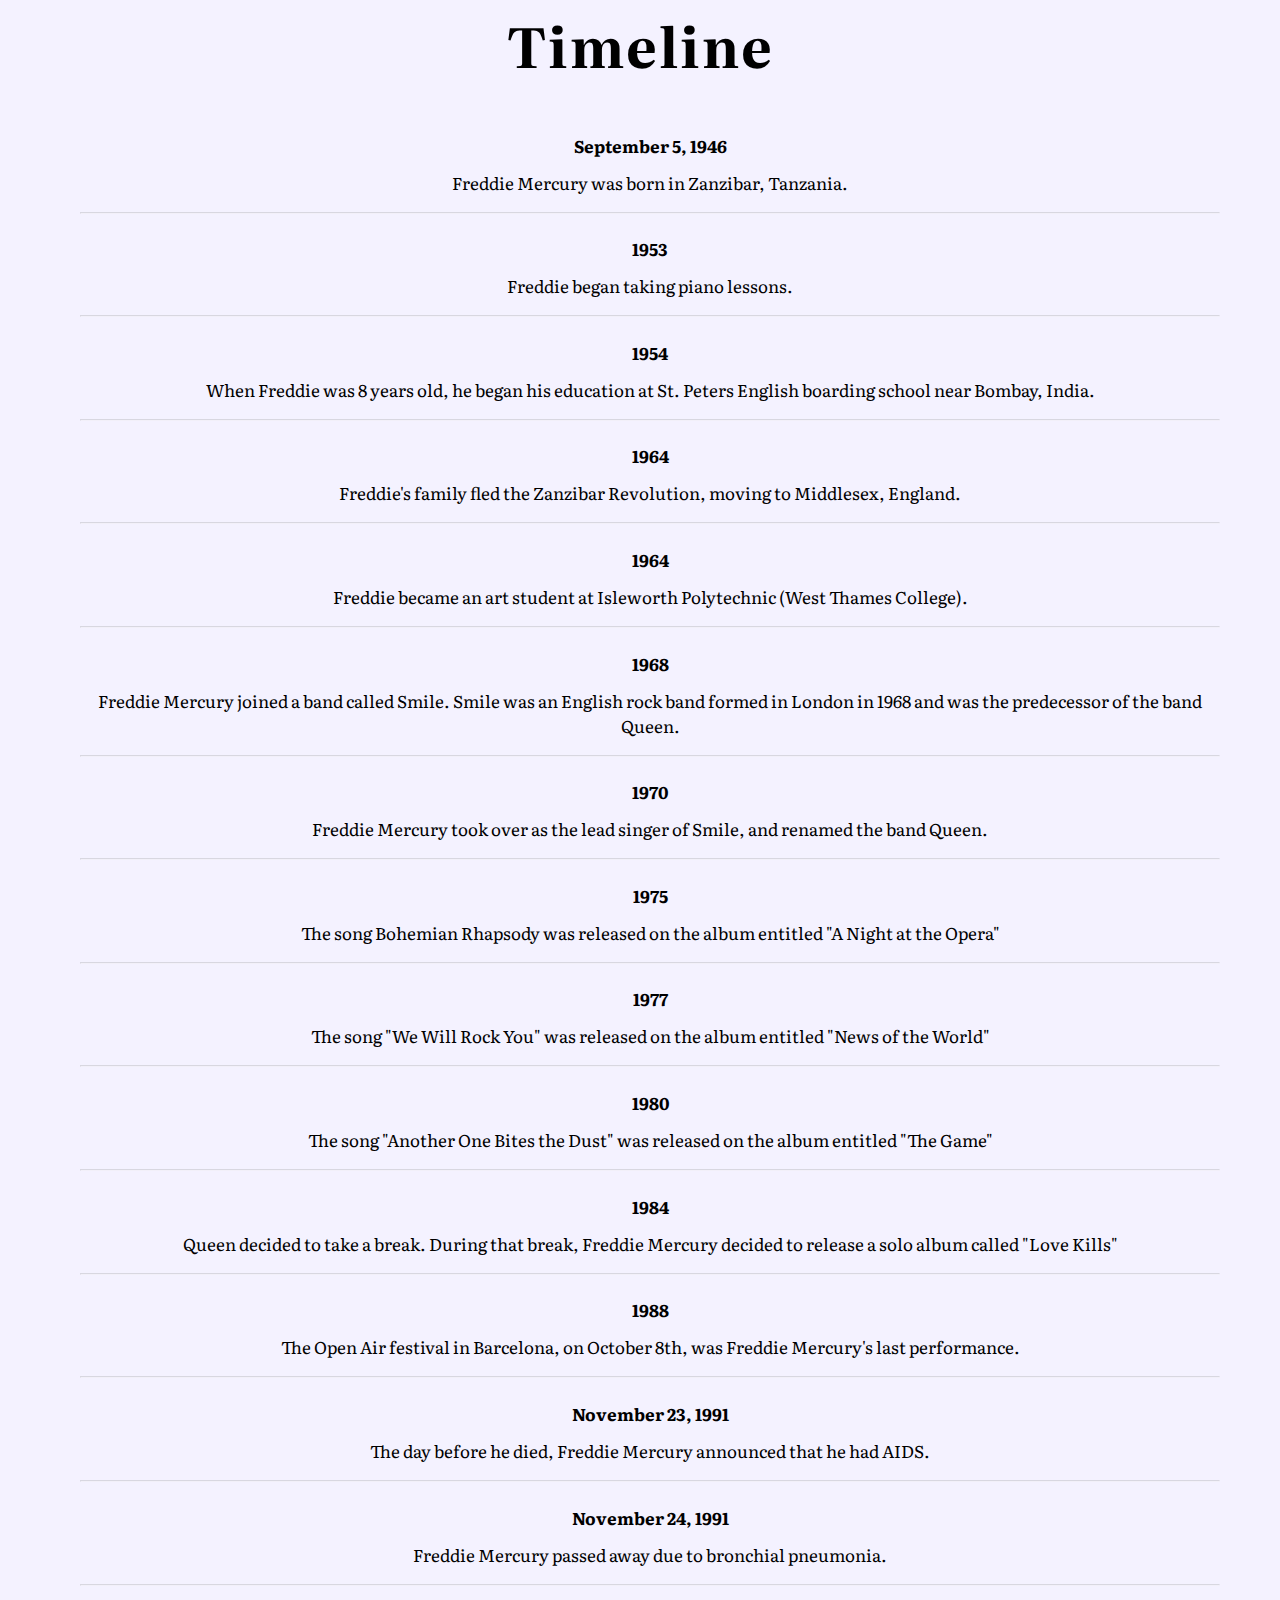
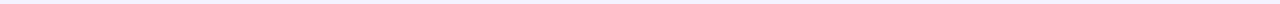
<file: timeline.html>
<!DOCTYPE html>
<html lang="en">
  <head>
    <meta charset="UTF-8" />
    <meta name="viewport" content="width=device-width, initial-scale=1.0" />
    <link rel="stylesheet" href="styles.css" />
    <link rel="preconnect" href="https://fonts.googleapis.com" />
    <link rel="preconnect" href="https://fonts.gstatic.com" crossorigin />
    <link
      href="https://fonts.googleapis.com/css2?family=Literata:opsz@7..72&display=swap"
      rel="stylesheet"
    />
    <title>Freddie Mercury Timeline</title>
  </head>
  <body>
    <main>
      <!-- Quote, back button, and main image -->

      <div class="quote">
        <q
          >I won't be a rockstar. <br />
          <strong>I will be a legend.</strong></q
        >
        <p>- Freddie Mercury</p>
      </div>

      <button class="back-button"><a href="index.html">Back</a></button>

      <img
        class="freddie-img-timeline"
        src="img/Freddie.png"
        alt="Image of Freddie Mercury"
      />

      <!-- Timeline container -->

      <section class="timeline-container">
        <h1>Timeline</h1>
        <div id="timeline">
          <h4>September 5, 1946</h4>
          <p>Freddie Mercury was born in Zanzibar, Tanzania.</p>
          <hr />

          <h4>1953</h4>
          <p>Freddie began taking piano lessons.</p>
          <hr />

          <h4>1954</h4>
          <p>
            When Freddie was 8 years old, he began his education at St. Peters
            English boarding school near Bombay, India.
          </p>
          <hr />

          <h4>1964</h4>
          <p>
            Freddie's family fled the Zanzibar Revolution, moving to Middlesex,
            England.
          </p>
          <hr />

          <h4>1964</h4>
          <p>
            Freddie became an art student at Isleworth Polytechnic (West Thames
            College).
          </p>
          <hr />

          <h4>1968</h4>
          <p>
            Freddie Mercury joined a band called Smile. Smile was an English
            rock band formed in London in 1968 and was the predecessor of the
            band Queen.
          </p>
          <hr />

          <h4>1970</h4>
          <p>
            Freddie Mercury took over as the lead singer of Smile, and renamed
            the band Queen.
          </p>
          <hr />

          <h4>1975</h4>
          <p>
            The song Bohemian Rhapsody was released on the album entitled "A
            Night at the Opera"
          </p>
          <hr />

          <h4>1977</h4>
          <p>
            The song "We Will Rock You" was released on the album entitled "News
            of the World"
          </p>
          <hr />

          <h4>1980</h4>
          <p>
            The song "Another One Bites the Dust" was released on the album
            entitled "The Game"
          </p>
          <hr />

          <h4>1984</h4>
          <p>
            Queen decided to take a break. During that break, Freddie Mercury
            decided to release a solo album called "Love Kills"
          </p>
          <hr />

          <h4>1988</h4>
          <p>
            The Open Air festival in Barcelona, on October 8th, was Freddie
            Mercury's last performance.
          </p>
          <hr />

          <h4>November 23, 1991</h4>
          <p>
            The day before he died, Freddie Mercury announced that he had AIDS.
          </p>
          <hr />

          <h4>November 24, 1991</h4>
          <p>Freddie Mercury passed away due to bronchial pneumonia.</p>
          <hr />
        </div>
      </section>
    </main>
  </body>
</html>
</file>
<file: styles.css>
body {
  background-color: #f4f2ff;
  color: black;
  font-family: "Literata", serif, "Times New Roman", Times, serif;
}

/* The following includes the main text section + animation on enter page */

main {
  position: relative;
  margin: auto;
  letter-spacing: 2px;
  animation-name: main-animation;
  animation-duration: 6s;
  animation-fill-mode: forwards;
}

@keyframes main-animation {
  from {
    opacity: 0%;
  }
  to {
    opacity: 100%;
  }
}

.enter {
  position: relative;
  text-align: center;
  width: 800px;
  margin: auto;
  margin-top: 210px;
  margin-left: 230px;
  z-index: 2;
}

h1 {
  font-size: 55px;
  margin-top: -5px;
  margin-bottom: 35px;
}

h2 {
  font-size: 35px;
  margin-top: -30px;
  margin-bottom: 30px;
  color: #a61e17;
}

/* Enter button */

button {
  background-color: #ffffff;
  border-style: solid;
  border-color: #cecece;
  border-radius: 80px;
  opacity: 70%;
  padding: 10px 10px;
  width: 110px;
  text-align: center;
  text-decoration: none;
  display: inline-block;
  font-size: 16px;
  box-shadow: 2px 2px 10px rgb(192, 192, 192);
}

.enter-button,
.back-button,
a {
  color: black;
  text-decoration: none;
  transition-duration: 0.4s;
}

.enter-button:hover {
  opacity: 20%;
}

/* Animated moving image of Freddie Mercury*/

.freddie-img-enter {
  position: fixed;
  height: 905px;
  bottom: 0px;
  z-index: 3;
  animation-name: freddie;
  animation-duration: 2s;
  animation-iteration-count: 1;
  animation-fill-mode: forwards;
  animation-timing-function: ease-out;
}

@keyframes freddie {
  from {
    margin-left: 110%;
    opacity: 10%;
  }
  to {
    margin-left: 48%;
    opacity: 100%;
  }
}

/* Upper right B&W image */

.freddie-img-bw {
  position: fixed;
  width: 430px;
  left: 1145px;
  top: 80px;
  height: auto;
  padding: 10px;
  border-color: black;
  border-style: solid;
  border-width: 2px;
}

/* main timeline page */

/* quote */

.quote {
  position: fixed;
  text-indent: -16px;
  letter-spacing: 0;
  font-size: 30px;
  margin: auto;
  left: 150px;
  top: 70px;
}

.quote > p {
  position: relative;
  float: right;
  font-size: 14px;
  top: 50px;
  right: 180px;
  font-style: italic;
}

/* img of Freddie */

.freddie-img-timeline {
  position: fixed;
  width: 450px;
  bottom: 0;
  left: 350px;
}

/* timeline container */

.timeline-container {
  position: relative;
  text-align: center;
  float: right;
  margin-right: 25%;
  margin-top: 5%;
}

#timeline {
  background-color: rgb(255, 255, 255);
  border: rgb(169, 169, 169) 1px solid;
  box-shadow: 2px 2px 10px rgb(192, 192, 192);
  padding: 10px;
  width: 520px;
  height: 550px;
  margin-top: -20px;
  overflow: hidden;
  overflow-y: scroll;
  letter-spacing: 0;
  font-size: 17px;
  opacity: 70%;
  transition-duration: 0.4s;
}

#timeline:hover {
  opacity: 100%;
}

#timeline > p,
h4 {
  padding: 0px 50px;
}

.back-button {
  position: fixed;
  bottom: 50px;
  left: 70px;
}

.back-button:hover {
  opacity: 20%;
}

h4 {
  margin-bottom: -5px;
}

hr {
  width: 90%;
  opacity: 30%;
}

/* media queries */

@media screen and (max-width: 1900px) {
  .freddie-img-enter {
    display: none;
  }

  .enter {
    margin: auto;
    padding: 10%;
    width: 50%;
  }

  .freddie-img-bw {
    display: none;
  }

  .freddie-img-timeline {
    display: none;
  }

  .quote {
    display: none;
  }

  .quote > p {
    display: none;
  }

  .timeline-container {
    text-align: center;
    margin: auto;
  }

  #timeline {
    background-color: #f4f2ff;
    border: none;
    box-shadow: none;
    padding: 10px;
    width: 100%;
    height: 100%;
    margin-top: -20px;
    letter-spacing: 0;
    font-size: 17px;
    opacity: 100%;
    transition-duration: 0.4s;
    overflow: visible;
  }

  .back-button {
    display: none;
}
</file>
